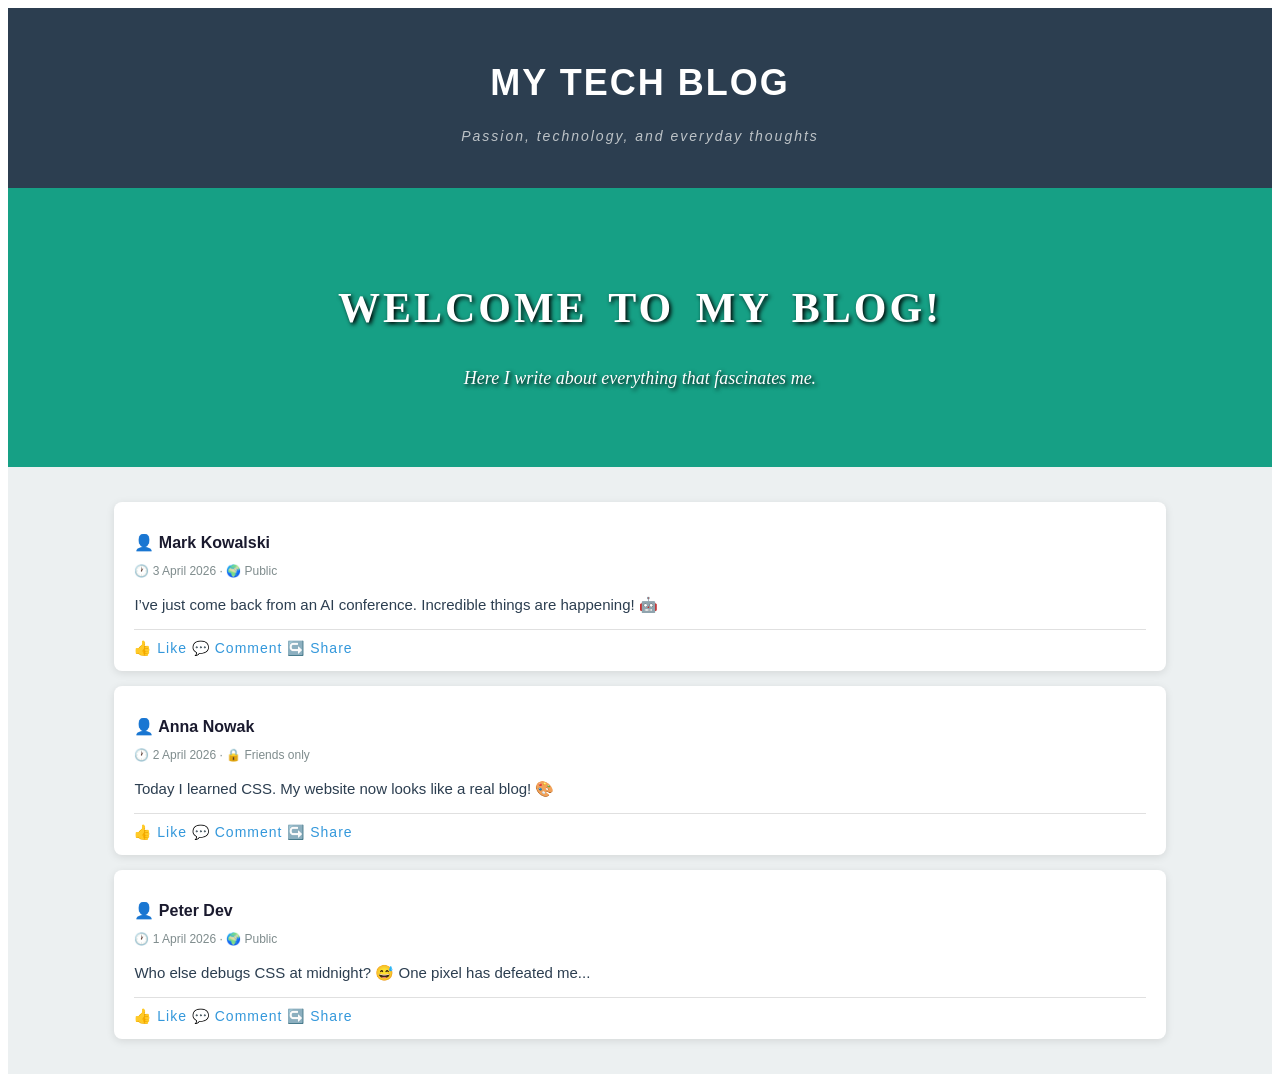
<file: Leccion 2/index.html>
<!DOCTYPE html>
<html lang="en">
    <head>
        <meta charset="UTF-8">
        <title>My Blog</title>
        <!-- Here we import the styles -->
        <link rel="stylesheet" href="style.css">
    </head>
    <body>

        <div id="header">
            <h1>My Tech Blog</h1>
            <p>Passion, technology, and everyday thoughts</p>
        </div>

        <div id="banner">
            <h2>Welcome to my blog!</h2>
            <p>Here I write about everything that fascinates me.</p>
        </div>

        <div id="content">
            <div class="post">
                <p class="author">👤 Mark Kowalski</p>
                <p class="date">🕐 3 April 2026 · 🌍 Public</p>
                <p class="text">I’ve just come back from an AI conference.
                    Incredible things are happening! 🤖</p>
                <div class="reactions">👍 Like 💬 Comment ↪️ Share</div>
            </div>

            <div class="post">
                <p class="author">👤 Anna Nowak</p>
                <p class="date">🕐 2 April 2026 · 🔒 Friends only</p>
                <p class="text">Today I learned CSS. My website now looks like a
                    real blog! 🎨</p>
                <div class="reactions">👍 Like 💬 Comment ↪️ Share</div>
            </div>

            <div class="post">
                <p class="author">👤 Peter Dev</p>
                <p class="date">🕐 1 April 2026 · 🌍 Public</p>
                <p class="text">Who else debugs CSS at midnight? 😅 One pixel
                    has defeated me...</p>
                <div class="reactions">👍 Like 💬 Comment ↪️ Share</div>
            </div>
        </div>

    </body>
</html>
</file>
<file: Leccion 2/style.css>
/* ===== HEADER ===== */
#header {
    background-color: #2c3e50;
    color: #ffffff;
    text-align: center;
    padding: 30px;
    font-family: 'Arial', sans-serif;
    letter-spacing: 2px;
}

#header h1 {
    font-size: 36px;
    font-weight: bold;
    text-transform: uppercase;
}

#header p {
    font-size: 14px;
    font-style: italic;
    color: #bdc3c7;
}

/* ===== BANNER ===== */
#banner {
    background-image: url('https://picsum.photos/1200/300?random=1');
    background-size: cover;
    background-position: center;
    background-color: #16a085;
    color: #ffffff;
    text-align: center;
    padding: 60px 20px;
    text-shadow: 2px 2px 4px #000000;
}

#banner h2 {
    font-size: 42px;
    font-weight: bold;
    line-height: 1.2;
    letter-spacing: 3px;
    text-transform: uppercase;
    word-spacing: 8px;
}

#banner p {
    font-size: 18px;
    font-style: italic;
    white-space: nowrap;
    direction: ltr;
}

/* ===== CONTENT SECTION ===== */
#content {
    width: 100%;
    background-color: #ecf0f1;
    padding: 20px 0;
    min-height: 300px;
}

/* ===== POSTS, LIKE FACEBOOK POSTS ===== */
.post {
    width: 80%;
    margin: 15px auto;
    background-color: #ffffff;
    border-radius: 8px;
    padding: 15px 20px;
    box-shadow: 0 2px 8px rgba(0, 0, 0, 0.1);
    font-family: 'Helvetica', Arial, sans-serif;
}

.post .author {
    font-weight: bold;
    font-size: 16px;
    color: #1a1a2e;
    margin-bottom: 2px;
}

.post .date {
    font-size: 12px;
    color: #7f8c8d;
    margin-bottom: 10px;
}

.post .text {
    font-size: 15px;
    color: #2c3e50;
    line-height: 1.6;
    margin-bottom: 12px;
}

.post .reactions {
    border-top: 1px solid #e0e0e0;
    padding-top: 10px;
    color: #3498db;
    font-size: 14px;
    letter-spacing: 1px;
    cursor: pointer;
}
</file>
